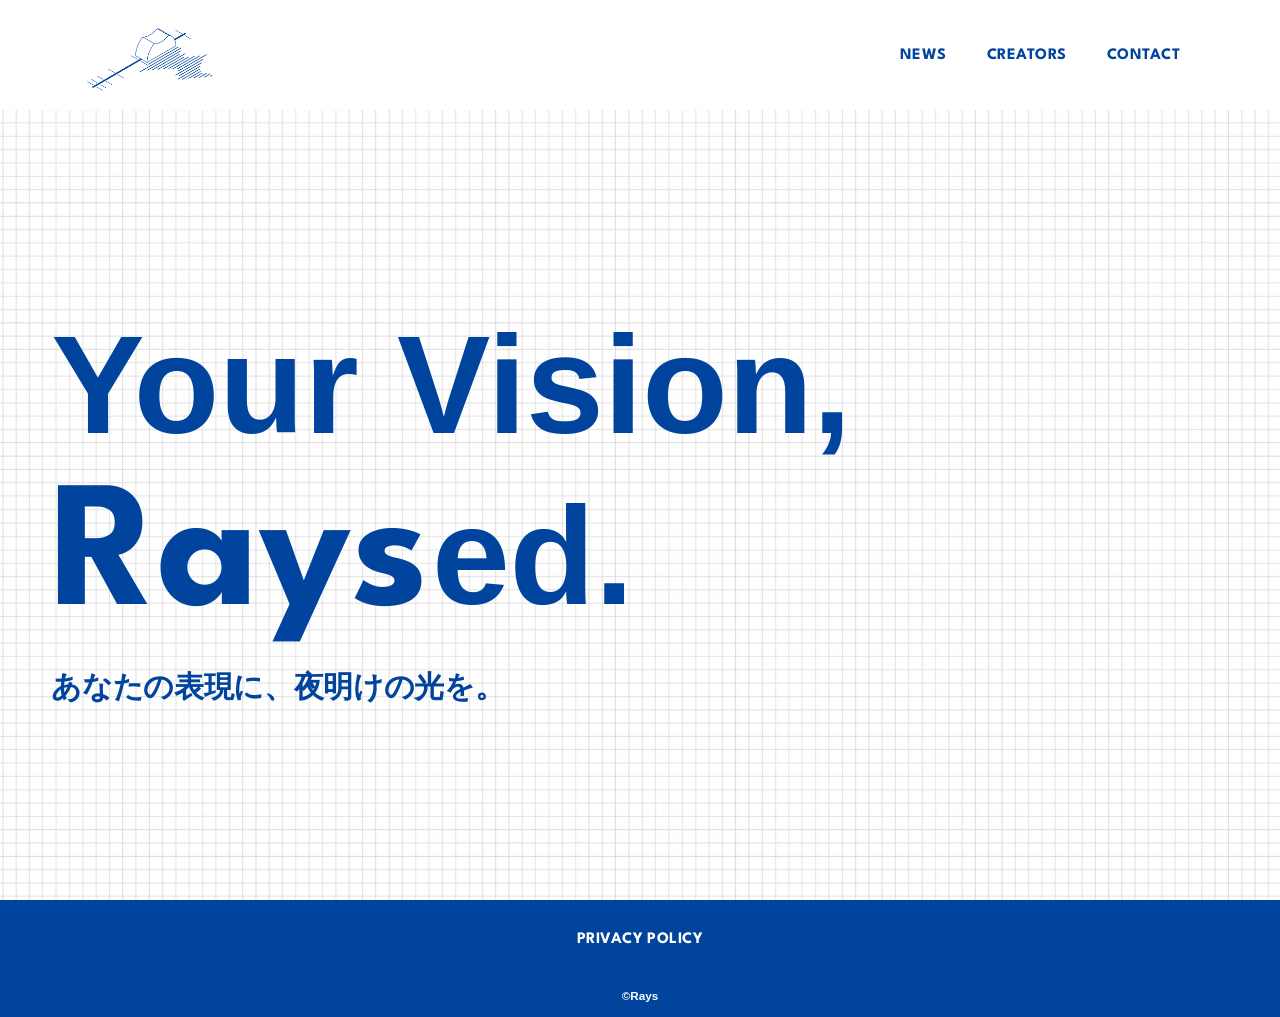
<file: index.html>
<!DOCTYPE html>
<html>

<head>
  <meta charset="UTF-8">
  <title>Rays | 福井の音楽制作・ミックス</title>
  <meta name="description" content="福井を拠点に活動するフリーランスのミキシングエンジニアチームRaysの公式サイト。歌ってみた・オリジナル楽曲向けのボーカルミックスや音楽制作を、音楽理論に基づく構造的アプローチと1音ずつ手作業で行う丁寧なエディットで提供しています。">
  <meta name="viewport" content="device-width, initial-scale=1">
  <script src="./js/toggle-menu.js"></script>
  <link href="./css/common.css" rel="stylesheet">
  <link href="./css/index.css" rel="stylesheet">
  <link rel="preconnect" href="https://fonts.googleapis.com">
  <link rel="preconnect" href="https://fonts.gstatic.com" crossorigin>
  <link href="https://fonts.googleapis.com/css2?family=League+Spartan:wght@700&display=swap" rel="stylesheet">
</head>

<body>
  <div class="pageWrap">
    <!-- headerここから -->
    <header class="header">
      <div class="header-inner">
        <h1 class="logo">
          <a class="header-logo" href="./index.html">
            <img src="./images/common/logo_Rays_Blue.png" alt="Rays">
          </a>
        </h1>
        <button class="toggle-menu-button"></button>
        <div class="header-site-menu">
          <nav class="site-menu">
            <ul>
              <!-- <li><a href="./concept.html">CONCEPT</a></li> -->
              <li><a href="./news.html">NEWS</a></li>
              <li><a href="./creators.html">CREATORS</a></li>
              <li><a href="./contact.html">CONTACT</a></li>
            </ul>
          </nav>
        </div>
      </div>
    </header>
    <!-- headerここまで -->

    <!-- mainここから -->
    <main class="main">
      <div class="first-view">
        <div class="first-view-text active">
          <p class="first-view-text01">
            <span class="block-1">Your Vision,</span>
            <span class="block-2">Rays</span>
            <span class="block-3">ed.</span>
          </p>
          <p class="first-view-text02">あなたの表現に、夜明けの光を。</p>
        </div>
        <!-- <div class="link-button-area">
          <a href="./concept.html">
            <div class="link-button-text">
              <p>MORE</p>
            </div>
            <div class="link-button-img-fader">
              <div class="link-button-img-fader01">
              <img src="./images/index/hp_Rays_fader01.svg">
              </div>
              <div class="link-button-img-fader02">
                <img src="./images/index/hp_Rays_fader02.svg">
              </div>
            </div>
          </a>
        </div>   -->
      </div>
      
    </main>
    <!-- mainここまで -->

    <!-- footerここから -->
    <footer class="footer">
      <nav class="site-menu">
        <ul>
          <li><a href="./privacy-policy.html">PRIVACY POLICY</a></li>
        </ul>
      </nav>
      <p class="copyright"><small>&copy;Rays</small></p>
    </footer>
    <!-- footerここまで -->
  </div>
</body>

</html>
</file>
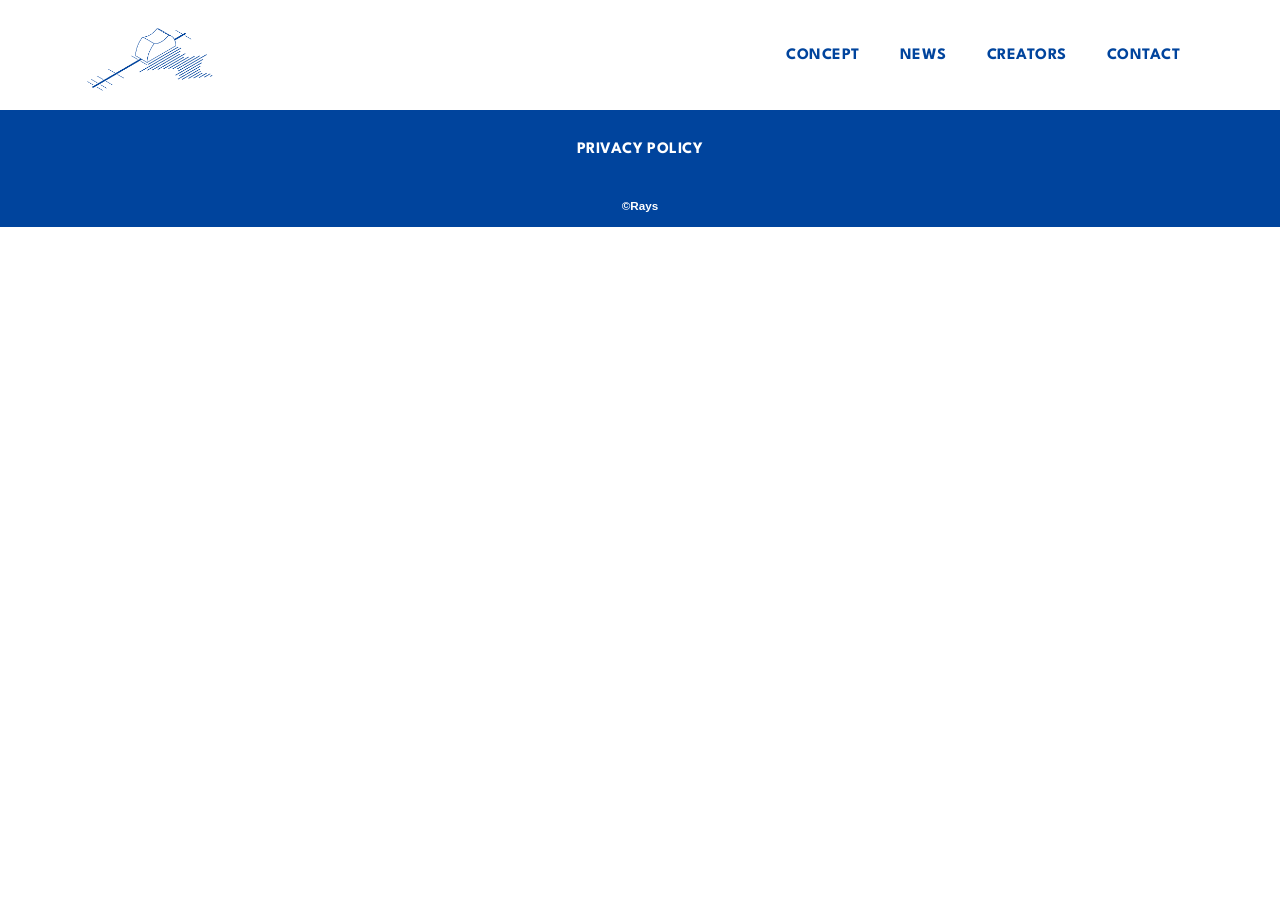
<file: common.html>
<!DOCTYPE html>
<html>

<head>
  <meta charset="UTF-8">
  <title>Rays | 福井の音楽制作・ミックス</title>
  <meta name="description" content="ページの概要文を記載します">
  <meta name="viewport" content="device-width">
  <script src="./js/toggle-menu.js"></script>
  <link href="./css/common.css" rel="stylesheet">
  <link rel="preconnect" href="https://fonts.googleapis.com">
  <link rel="preconnect" href="https://fonts.gstatic.com" crossorigin>
  <link href="https://fonts.googleapis.com/css2?family=League+Spartan:wght@700&display=swap" rel="stylesheet">
</head>

<body>
  <div class="pageWrap">
    <!-- headerここから -->
    <header class="header">
      <div class="header-inner">
        <h1 class="logo">
          <a class="header-logo" href="./index.html">
            <img src="./images/common/logo_Rays_Blue.png" alt="Rays">
          </a>
        </h1>
        <button class="toggle-menu-button"></button>
        <div class="header-site-menu">
          <nav class="site-menu">
            <ul>
              <li><a href="./concept.html">CONCEPT</a></li>
              <li><a href="./news.html">NEWS</a></li>
              <li><a href="./creators.html">CREATORS</a></li>
              <li><a href="./contact.html">CONTACT</a></li>
            </ul>
          </nav>
        </div>
      </div>
    </header>
    <!-- headerここまで -->

    <!-- mainここから -->
    <main class="main">

    </main>
    <!-- mainここまで -->

    <!-- footerここから -->
    <footer class="footer">
      <nav class="site-menu">
        <ul>
          <li><a href="./privacy-policy.html">PRIVACY POLICY</a></li>
        </ul>
      </nav>
      <p class="copyright"><small>&copy;Rays</small></p>
    </footer>
    <!-- footerここまで -->
  </div>
</body>

</html>
</file>
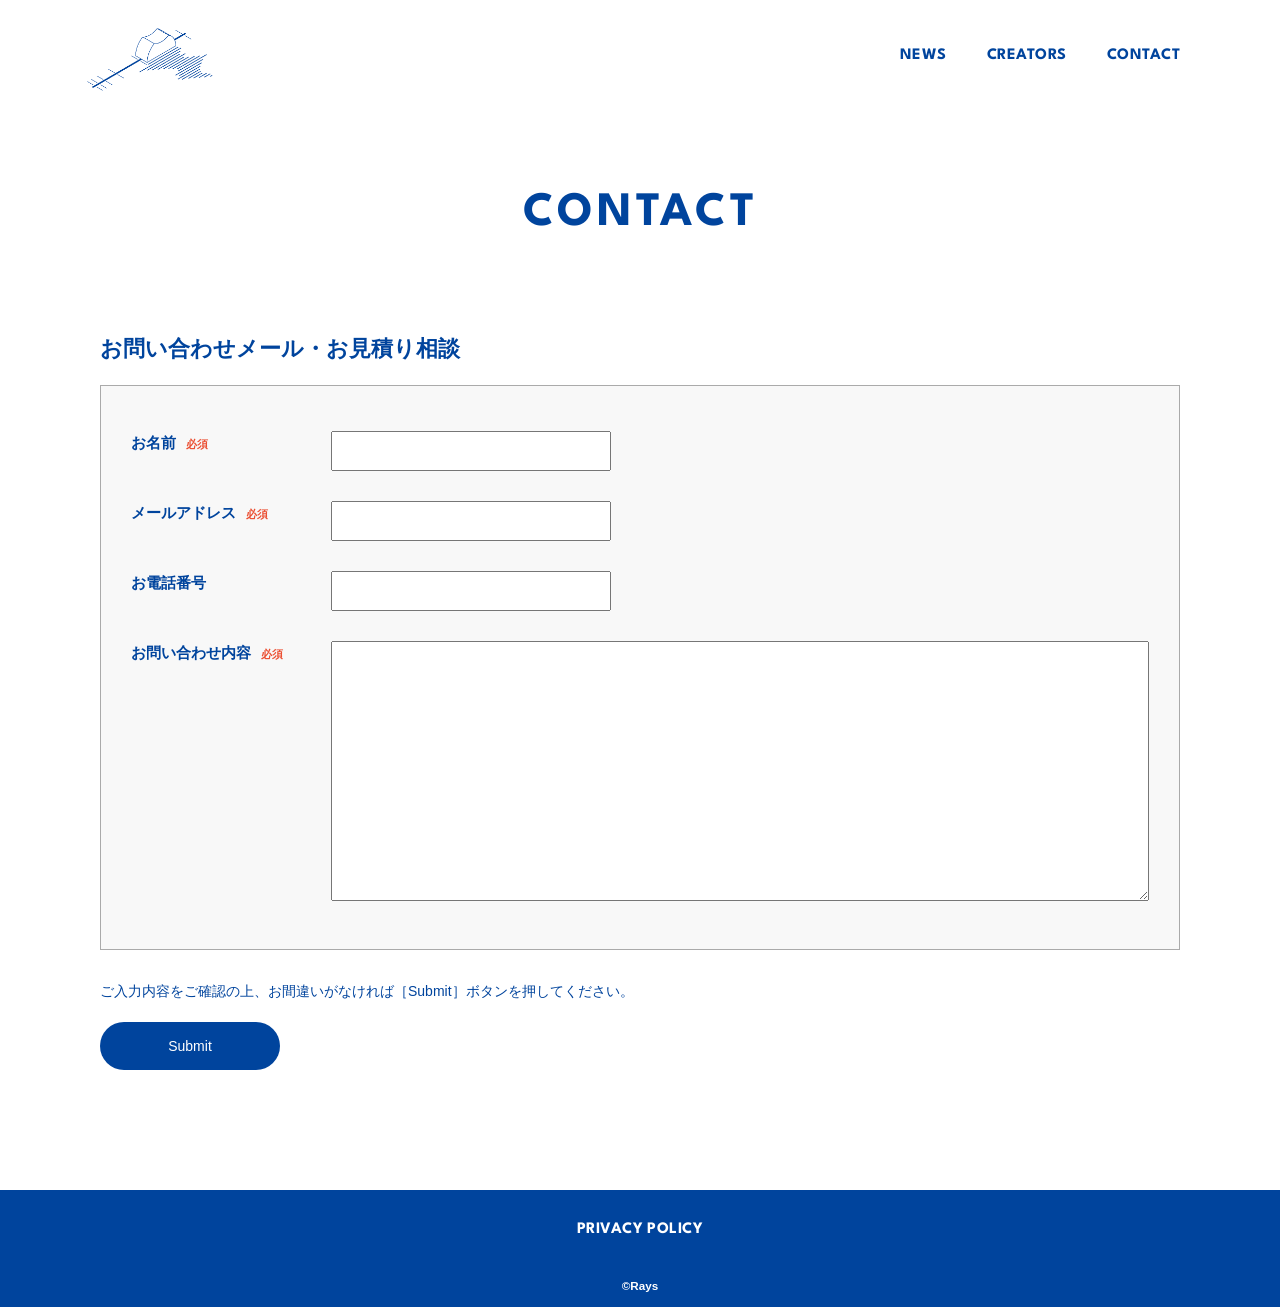
<file: contact.html>
<!DOCTYPE html>
<html>

<head>
  <meta charset="UTF-8">
  <title>Rays | 福井の音楽制作・ミックス - CONTACT</title>
  <meta name="description" content="福井を拠点に活動するミキシングエンジニアチームRaysへのお問い合わせページ。歌ってみた・オリジナル楽曲向けのボーカルミックスや音楽制作のご相談・ご依頼はこちらからお気軽にご連絡ください。">
  <meta name="viewport" content="device-width, initial-scale=1">
  <script src="./js/toggle-menu.js"></script>
  <link href="./css/common.css" rel="stylesheet">
  <link href="./css/contact.css" rel="stylesheet">
  <link rel="preconnect" href="https://fonts.googleapis.com">
  <link rel="preconnect" href="https://fonts.gstatic.com" crossorigin>
  <link href="https://fonts.googleapis.com/css2?family=League+Spartan:wght@700&display=swap" rel="stylesheet">
</head>

<body>
  <div class="pageWrap">
    <!-- headerここから -->
    <header class="header">
      <div class="header-inner">
        <h1 class="logo">
          <a class="header-logo" href="./index.html">
            <img src="./images/common/logo_Rays_Blue.png" alt="Rays">
          </a>
        </h1>
        <button class="toggle-menu-button"></button>
        <div class="header-site-menu">
          <nav class="site-menu">
            <ul>
              <!-- <li><a href="./concept.html">CONCEPT</a></li> -->
              <li><a href="./news.html">NEWS</a></li>
              <li><a href="./creators.html">CREATORS</a></li>
              <li><a href="./contact.html">CONTACT</a></li>
            </ul>
          </nav>
        </div>
      </div>
    </header>
    <!-- headerここまで -->

    <!-- mainここから -->
    <main class="main">
      <section class="section-page-top">
        <h2 class="page-title">CONTACT</h2>
      </section>
      <section class="section-mailform">
        <div class="mailform">
          <h3>お問い合わせメール・お見積り相談</h3>
          <!-- <p>お問い合わせは、下記フォームに必要事項とお問い合わせ内容のご入力をお願いします。</p> -->
          <form id="contact-form" action="#">
            <dl class="form-area">
              <dt><span class="required">お名前</span></dt>
              <dd><input class="input-text" type="text" name="name" required></dd>
              <dt><span class="required">メールアドレス</span></dt>
              <dd><input class="input-text" type="email" name="email" required></dd>
              <dt>お電話番号</dt>
              <dd><input class="input-text" type="tel" name="tel"></dd>
              <dt><span class="required">お問い合わせ内容</span></dt>
              <dd><textarea class="message" name="message" required></textarea></dd>
            </dl>
            <p class="confirm-text">ご入力内容をご確認の上、お間違いがなければ［Submit］ボタンを押してください。</p>
            <button class="submit-button" type="submit">Submit</button>
          </form>
          <script>
            document.getElementById("contact-form").addEventListener("submit", e => {
              e.preventDefault();
            
              fetch("https://script.google.com/macros/s/AKfycbw5b8C10U6T03EsMlSRLy8rtt8u7oIW4KTI5f6TENc86uF8Dt48O_YWkokelQ7qJn8s/exec", {
                method: "POST",
                body: new FormData(e.target)
              });
            });
            </script>
        </div>
      </section>
    </main>
    <!-- mainここまで -->

    <!-- footerここから -->
    <footer class="footer">
      <nav class="site-menu">
        <ul>
          <li><a href="./privacy-policy.html">PRIVACY POLICY</a></li>
        </ul>
      </nav>
      <p class="copyright"><small>&copy;Rays</small></p>
    </footer>
    <!-- footerここまで -->
  </div>
</body>

</html>
</file>
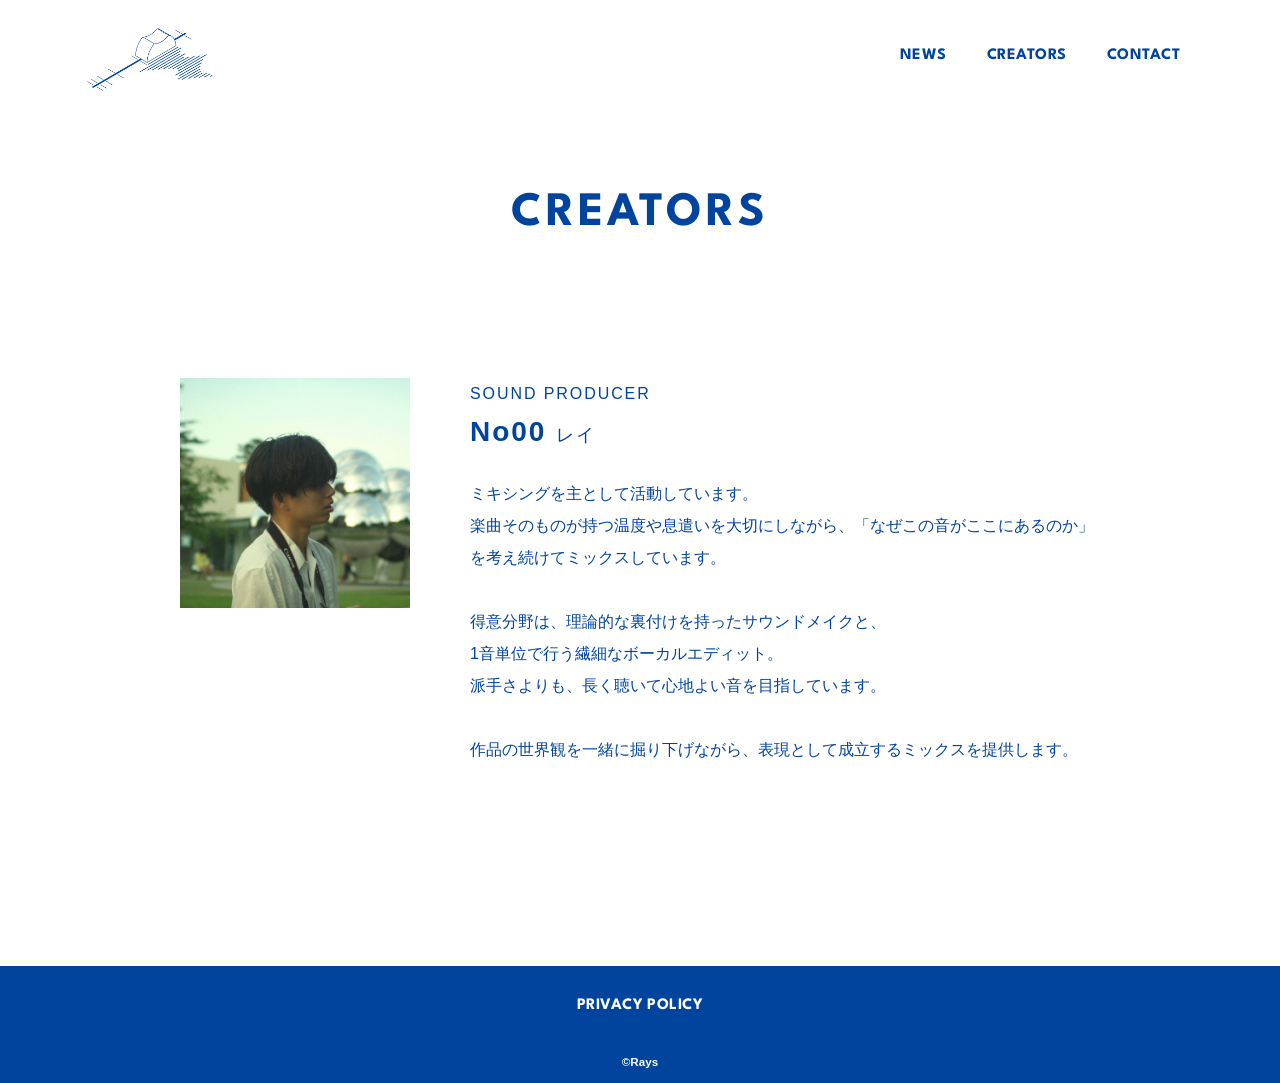
<file: creators.html>
<!DOCTYPE html>
<html>

<head>
  <meta charset="UTF-8">
  <title>Rays | 福井の音楽制作・ミックス - CREATORS</title>
  <meta name="description" content="福井を拠点に共に音楽制作・ミキシングの活動をしているチームRaysのメンバーを紹介します。">
  <meta name="viewport" content="device-width, initial-scale=1">
  <script src="./js/toggle-menu.js"></script>
  <link href="./css/common.css" rel="stylesheet">
  <link href="./css/creators.css" rel="stylesheet">
  <link rel="preconnect" href="https://fonts.googleapis.com">
  <link rel="preconnect" href="https://fonts.gstatic.com" crossorigin>
  <link href="https://fonts.googleapis.com/css2?family=League+Spartan:wght@700&display=swap" rel="stylesheet">
</head>

<body>
  <div class="pageWrap">
    <!-- headerここから -->
    <header class="header">
      <div class="header-inner">
        <h1 class="logo">
          <a class="header-logo" href="./index.html">
            <img src="./images/common/logo_Rays_Blue.png" alt="Rays">
          </a>
        </h1>
        <button class="toggle-menu-button"></button>
        <div class="header-site-menu">
          <nav class="site-menu">
            <ul>
              <!-- <li><a href="./concept.html">CONCEPT</a></li> -->
              <li><a href="./news.html">NEWS</a></li>
              <li><a href="./creators.html">CREATORS</a></li>
              <li><a href="./contact.html">CONTACT</a></li>
            </ul>
          </nav>
        </div>
      </div>
    </header>
    <!-- headerここまで -->

    <!-- mainここから -->
    <main class="main">
      <section class="section-page-top">
        <h2 class="page-title">CREATORS</h2>
      </section>
      <section class="section-profile">
        <div class="item">
          <div class="bio">
            <div class="creator-img-wrap">
              <img class="creator-img" src="./images/creators/bio_img_No00.jpg">
            </div>
            <ul class="sns">
              <li>
                <!-- SNS -->
              </li>
            </ul>
          </div>
          <div class="description">
            <div class="name">
              <p class="speciality">SOUND PRODUCER</p>
              <h3 class="name">
                <span class="name01">No00</span>
                <span class="name02">レイ</span>
              </h3>
            </div>
            <p>
              ミキシングを主として活動しています。<br>
              楽曲そのものが持つ温度や息遣いを大切にしながら、「なぜこの音がここにあるのか」を考え続けてミックスしています。<br>
              <br>
              得意分野は、理論的な裏付けを持ったサウンドメイクと、<br>
              1音単位で行う繊細なボーカルエディット。<br>
              派手さよりも、長く聴いて心地よい音を目指しています。<br>
              <br>
              作品の世界観を一緒に掘り下げながら、表現として成立するミックスを提供します。<br>
            </p>
          </div>
        </div>

      </section>
    </main>
    <!-- mainここまで -->

    <!-- footerここから -->
    <footer class="footer">
      <nav class="site-menu">
        <ul>
          <li><a href="./privacy-policy.html">PRIVACY POLICY</a></li>
        </ul>
      </nav>
      <p class="copyright"><small>&copy;Rays</small></p>
    </footer>
    <!-- footerここまで -->
  </div>
</body>

</html>
</file>
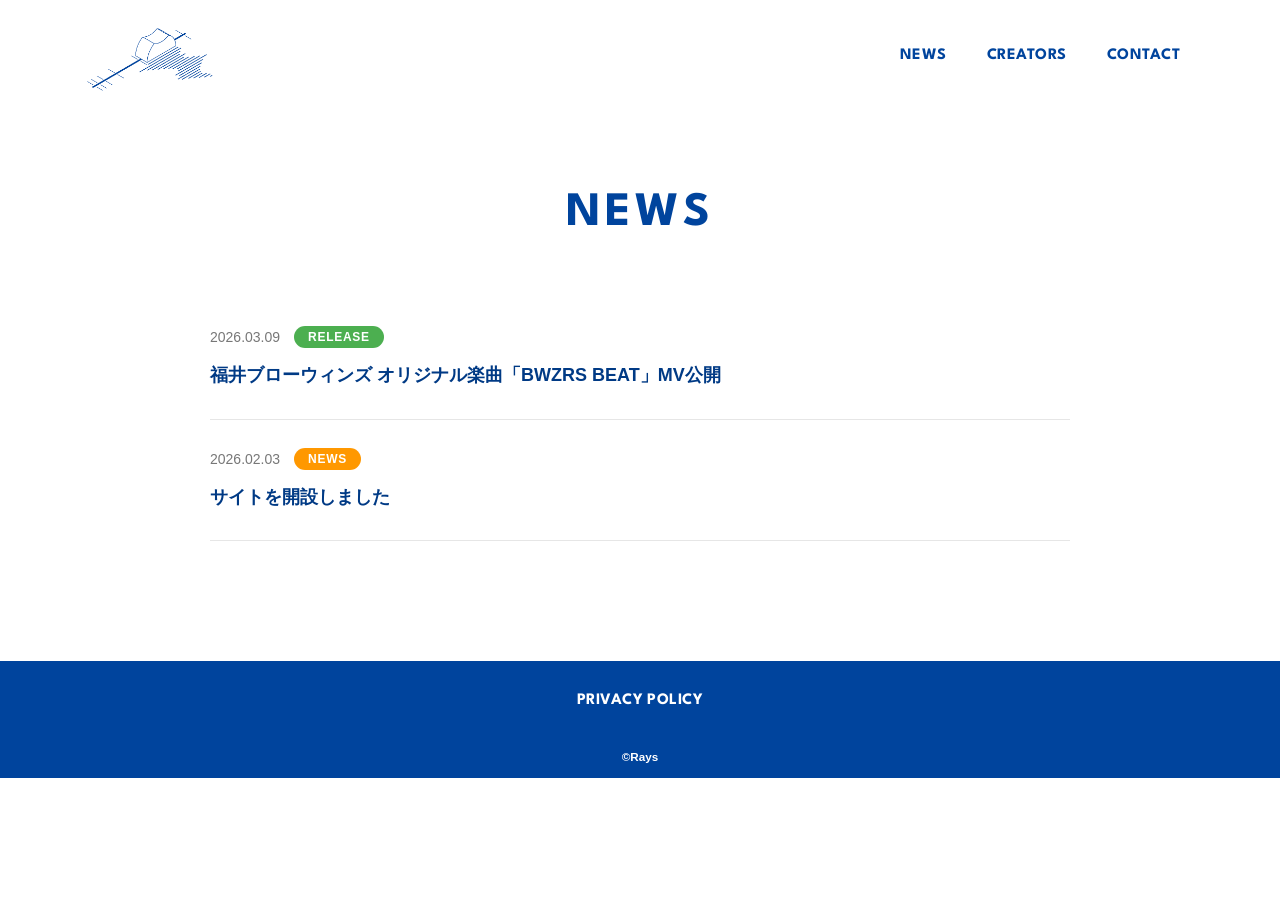
<file: news.html>
<!DOCTYPE html>
<html>

<head>
  <meta charset="UTF-8">
  <title>Rays | 福井の音楽制作・ミックス - NEWS</title>
  <meta name="description" content="福井を拠点に活動する音楽制作・ミキシングエンジニアチームRaysのお知らせページ。制作実績、活動報告、対応状況などを掲載しています。">
  <meta name="viewport" content="device-width, initial-scale=1">
  <script src="./js/toggle-menu.js"></script>
  <script src="./js/news-tag-classify.js"></script>
  <link href="./css/common.css" rel="stylesheet">
  <link href="./css/news.css" rel="stylesheet">
  <link rel="preconnect" href="https://fonts.googleapis.com">
  <link rel="preconnect" href="https://fonts.gstatic.com" crossorigin>
  <link href="https://fonts.googleapis.com/css2?family=League+Spartan:wght@700&display=swap" rel="stylesheet">
</head>

<body>
  <div class="pageWrap">
    <!-- headerここから -->
    <header class="header">
      <div class="header-inner">
        <h1 class="logo">
          <a class="header-logo" href="./index.html">
            <img src="./images/common/logo_Rays_Blue.png" alt="Rays">
          </a>
        </h1>
        <button class="toggle-menu-button"></button>
        <div class="header-site-menu">
          <nav class="site-menu">
            <ul>
              <!-- <li><a href="./concept.html">CONCEPT</a></li> -->
              <li><a href="./news.html">NEWS</a></li>
              <li><a href="./creators.html">CREATORS</a></li>
              <li><a href="./contact.html">CONTACT</a></li>
            </ul>
          </nav>
        </div>
      </div>
    </header>
    <!-- headerここまで -->

    <!-- mainここから -->
    <main class="main">
      <section class="section-page-top">
        <h2 class="page-title">NEWS</h2>
      </section>
      <section class="section-news">
        <ul class="news-list">

          <!-- <li class="news-list-item">
            <div class="news">
              <div class="news-header">
                <div class="news-date">
                  <span class="date">yyyy.mm.dd</span>
                </div>
                <div class="news-tag">
                  <span class="tag"></span>
                </div>
              </div>
              <div class="news-inner">
                <div class="news-ttl">
                  <a href="---" class="news-ttl-inner">
                    <span class="ttl-2"></span>
                  </a>
                </div>
              </div>
            </div>
          </li> -->

          <li class="news-list-item">
            <div class="news">
              <div class="news-header">
                <div class="news-date">
                  <span class="date">2026.03.09</span>
                </div>
                <div class="news-tag">
                  <span class="tag">RELEASE</span>
                </div>
              </div>
              <div class="news-inner">
                <div class="news-ttl">
                  <!-- 見出しここから -->
                  <a href="./articles/article_260309.html" class="news-ttl-inner">
                    <span class="ttl-2">福井ブローウィンズ オリジナル楽曲「BWZRS BEAT」MV公開</span>
                  </a>
                  <!-- 見出しここまで -->
                </div>
              </div>
            </div>
          </li>

          <li class="news-list-item">
            <div class="news">
              <div class="news-header">
                <div class="news-date">
                  <span class="date">2026.02.03</span>
                </div>
                <div class="news-tag">
                  <span class="tag">NEWS</span>
                </div>
              </div>
              <div class="news-inner">
                <div class="news-ttl">
                  <!-- 見出しここから -->
                  <a href="./articles/article_260203.html" class="news-ttl-inner">
                    <span class="ttl-2">サイトを開設しました</span>
                  </a>
                  <!-- 見出しここまで -->
                </div>
              </div>
            </div>
          </li>

        </ul>
      </section>
    </main>
    <!-- mainここまで -->

    <!-- footerここから -->
    <footer class="footer">
      <nav class="site-menu">
        <ul>
          <li><a href="./privacy-policy.html">PRIVACY POLICY</a></li>
        </ul>
      </nav>
      <p class="copyright"><small>&copy;Rays</small></p>
    </footer>
    <!-- footerここまで -->
  </div>
</body>

</html>
</file>
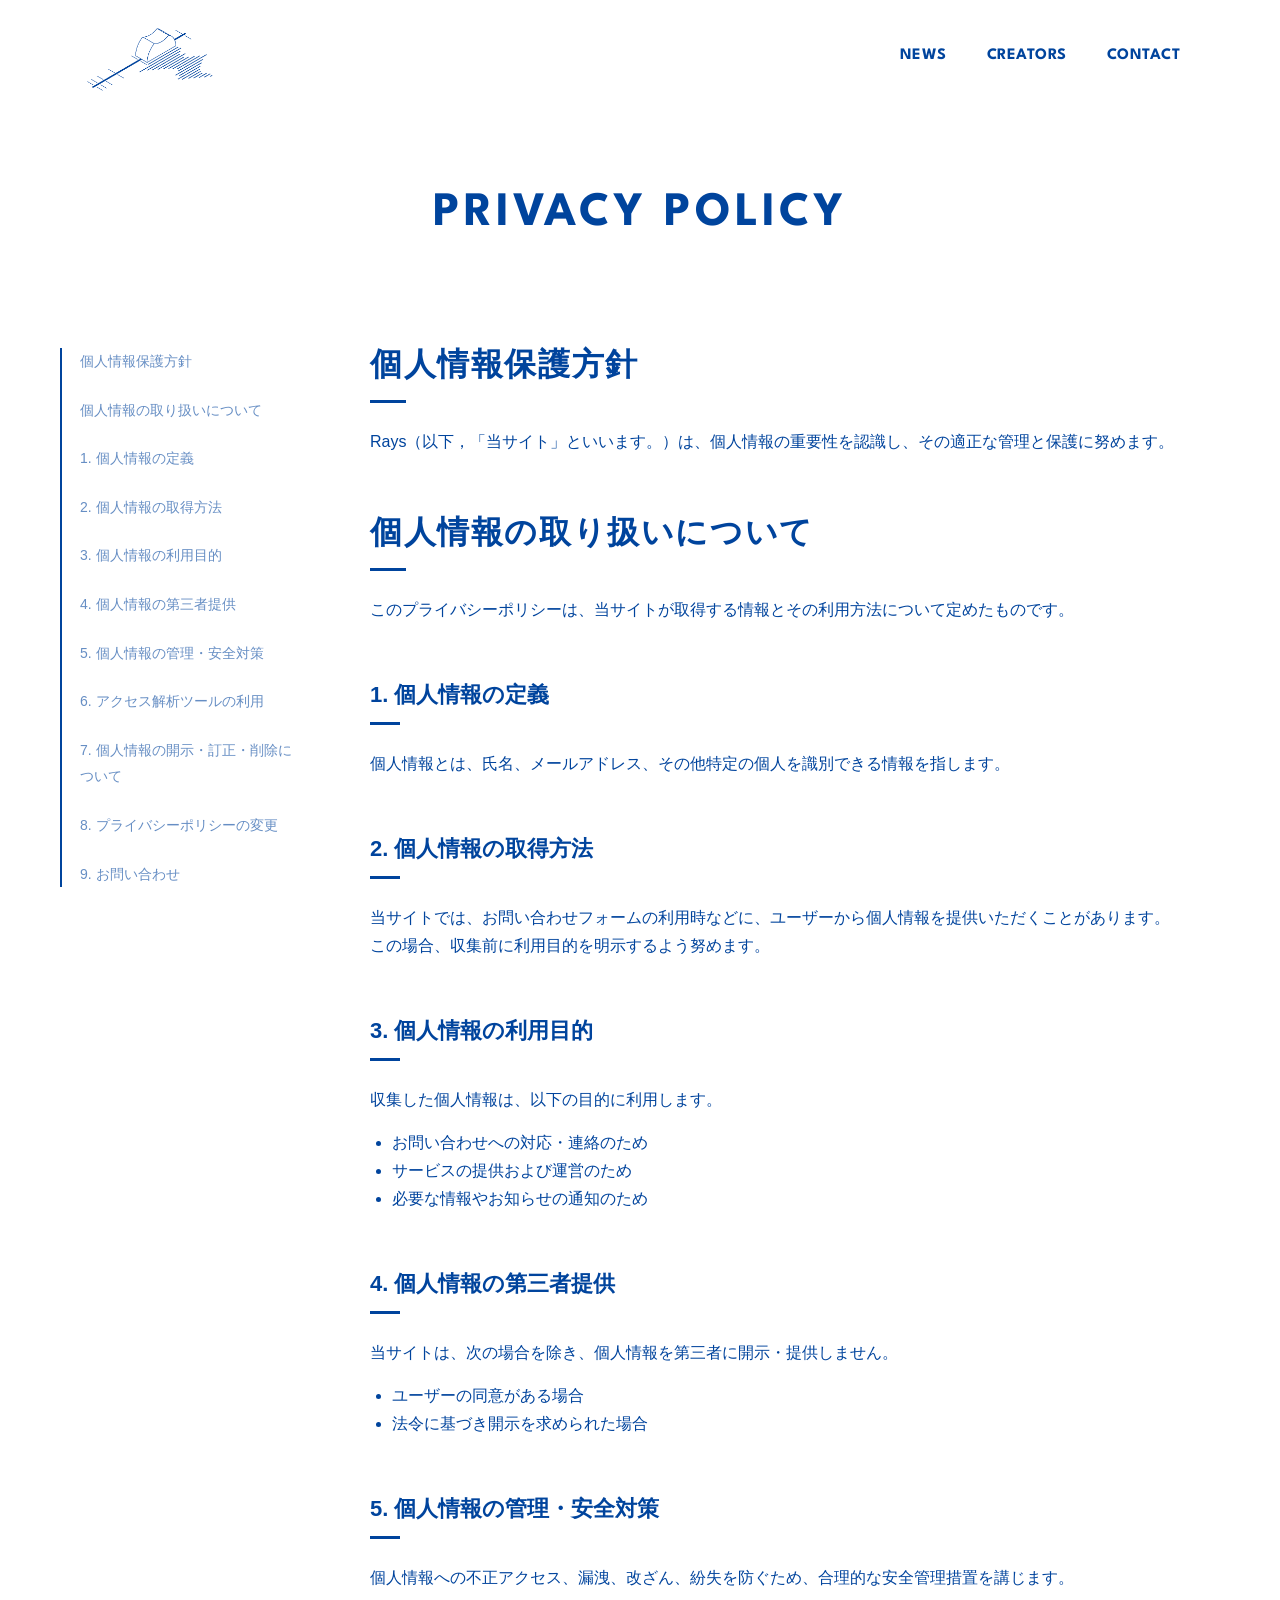
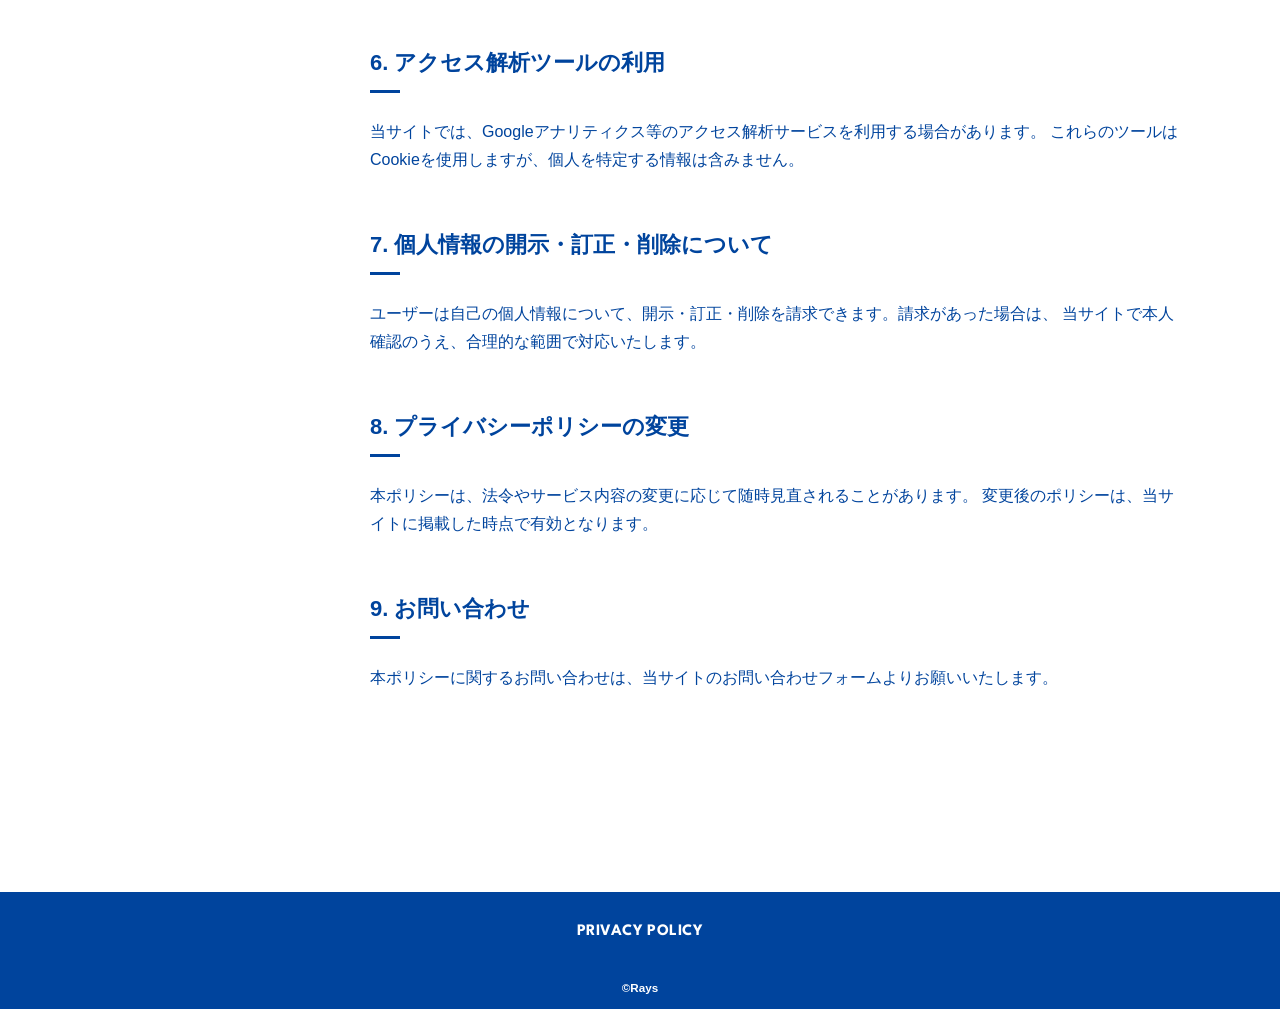
<file: privacy-policy.html>
<!DOCTYPE html>
<html>

<head>
  <meta charset="UTF-8">
  <title>Rays | 福井の音楽制作・ミックス - NEWS</title>
  <meta name="description" content="福井を拠点に活動する音楽制作・ミキシングエンジニアチームRaysのお知らせページ。制作実績、活動報告、対応状況などを掲載しています。">
  <meta name="viewport" content="device-width, initial-scale=1">
  <script src="./js/toggle-menu.js"></script>
  <script src="./js/smooth-scroll.js"></script>
  <!-- <script src="./js/scroll-animation.js"></script> -->
  <link href="./css/common.css" rel="stylesheet">
  <link href="./css/privacy-policy.css" rel="stylesheet">
  <link rel="preconnect" href="https://fonts.googleapis.com">
  <link rel="preconnect" href="https://fonts.gstatic.com" crossorigin>
  <link href="https://fonts.googleapis.com/css2?family=League+Spartan:wght@700&display=swap" rel="stylesheet">
</head>

<body>
  <div class="pageWrap">
    <!-- headerここから -->
    <header class="header">
      <div class="header-inner">
        <h1 class="logo">
          <a class="header-logo" href="./index.html">
            <img src="./images/common/logo_Rays_Blue.png" alt="Rays">
          </a>
        </h1>
        <button class="toggle-menu-button"></button>
        <div class="header-site-menu">
          <nav class="site-menu">
            <ul>
              <!-- <li><a href="./concept.html">CONCEPT</a></li> -->
              <li><a href="./news.html">NEWS</a></li>
              <li><a href="./creators.html">CREATORS</a></li>
              <li><a href="./contact.html">CONTACT</a></li>
            </ul>
          </nav>
        </div>
      </div>
    </header>
    <!-- headerここまで -->

    <!-- mainここから -->
    <main class="main">
      <section class="section-page-top">
        <h2 class="page-title">PRIVACY POLICY</h2>
      </section>
      <section class="section-privacy-policy">
        <section class="section-left-menu">
          <dl>
            <dd>
              <a href="#privacy-policy01" class>個人情報保護方針</a>
              <br>
              <a href="#privacy-policy02" class>個人情報の取り扱いについて</a>
              <br>
              <a href="#privacy-policy03" class>1. 個人情報の定義</a>
              <br>
              <a href="#privacy-policy04" class>2. 個人情報の取得方法</a>
              <br>
              <a href="#privacy-policy05" class>3. 個人情報の利用目的</a>
              <br>
              <a href="#privacy-policy06" class>4. 個人情報の第三者提供</a>
              <br>
              <a href="#privacy-policy07" class>5. 個人情報の管理・安全対策</a>
              <br>
              <a href="#privacy-policy08" class>6. アクセス解析ツールの利用</a>
              <br>
              <a href="#privacy-policy09" class>7. 個人情報の開示・訂正・削除について</a>
              <br>
              <a href="#privacy-policy10" class>8. プライバシーポリシーの変更</a>
              <br>
              <a href="#privacy-policy11" class>9. お問い合わせ</a>
              <!-- <br>
              <a href="#privacy-policy12" class></a> -->
            </dd>
          </dl>
        </section>
        <div class="privacy-policy-content">
          <section id="privacy-policy01" class="section">
            <div class="section_inner_wrap scroll_down_wrap">
              <h2>個人情報保護方針</h2>
              <article>Rays（以下，「当サイト」といいます。）は、個人情報の重要性を認識し、その適正な管理と保護に努めます。</article>
            </div>
          </section>
          <section id="privacy-policy02" class="section">
            <div class="section_inner_wrap scroll_down_wrap">
              <h2>個人情報の取り扱いについて</h2>
              <article>このプライバシーポリシーは、当サイトが取得する情報とその利用方法について定めたものです。</article>
            </div>
          </section>
          <section id="privacy-policy03" class="section">
            <div class="section_inner_wrap scroll_down_wrap">
              <h3>1. 個人情報の定義</h3>
              <article>個人情報とは、氏名、メールアドレス、その他特定の個人を識別できる情報を指します。</article>
            </div>
          </section>
          <section id="privacy-policy04" class="section">
            <div class="section_inner_wrap scroll_down_wrap">
              <h3>2. 個人情報の取得方法</h3>
              <article>当サイトでは、お問い合わせフォームの利用時などに、ユーザーから個人情報を提供いただくことがあります。
                この場合、収集前に利用目的を明示するよう努めます。</article>
            </div>
          </section>
          <section id="privacy-policy05" class="section">
            <div class="section_inner_wrap scroll_down_wrap">
              <h3>3. 個人情報の利用目的</h3>
              <article>
                収集した個人情報は、以下の目的に利用します。
                <ul>
                  <li>お問い合わせへの対応・連絡のため</li>
                  <li>サービスの提供および運営のため</li>
                  <li>必要な情報やお知らせの通知のため</li>
                </ul>
              </article>
            </div>
          </section>
          <section id="privacy-policy06" class="section">
            <div class="section_inner_wrap scroll_down_wrap">
              <h3>4. 個人情報の第三者提供</h3>
              <article>
                当サイトは、次の場合を除き、個人情報を第三者に開示・提供しません。
                <ul>
                  <li>ユーザーの同意がある場合</li>
                  <li>法令に基づき開示を求められた場合</li>
                </ul>
              </article>
            </div>
          </section>
          <section id="privacy-policy07" class="section">
            <div class="section_inner_wrap scroll_down_wrap">
              <h3>5. 個人情報の管理・安全対策</h3>
              <article>個人情報への不正アクセス、漏洩、改ざん、紛失を防ぐため、合理的な安全管理措置を講じます。</article>
            </div>
          </section>
          <section id="privacy-policy08" class="section">
            <div class="section_inner_wrap scroll_down_wrap">
              <h3>6. アクセス解析ツールの利用</h3>
              <article>当サイトでは、Googleアナリティクス等のアクセス解析サービスを利用する場合があります。
                これらのツールはCookieを使用しますが、個人を特定する情報は含みません。</article>
            </div>
          </section>
          <section id="privacy-policy09" class="section">
            <div class="section_inner_wrap scroll_down_wrap">
              <h3>7. 個人情報の開示・訂正・削除について</h3>
              <article>ユーザーは自己の個人情報について、開示・訂正・削除を請求できます。請求があった場合は、
                当サイトで本人確認のうえ、合理的な範囲で対応いたします。</article>
            </div>
          </section>
          <section id="privacy-policy10" class="section">
            <div class="section_inner_wrap scroll_down_wrap">
              <h3>8. プライバシーポリシーの変更</h3>
              <article>本ポリシーは、法令やサービス内容の変更に応じて随時見直されることがあります。
                変更後のポリシーは、当サイトに掲載した時点で有効となります。</article>
            </div>
          </section>
          <section id="privacy-policy11" class="section">
            <div class="section_inner_wrap scroll_down_wrap">
              <h3>9. お問い合わせ</h3>
              <article>本ポリシーに関するお問い合わせは、当サイトのお問い合わせフォームよりお願いいたします。</article>
            </div>
          </section>
          <!-- <section id="privacy-policy12" class="section">
            <div class="section_inner_wrap scroll_down_wrap">
              <h2></h2>
              <article></article>
            </div>
          </section> -->
        </div>
      </section>
    </main>
    <!-- mainここまで -->

    <!-- footerここから -->
    <footer class="footer">
      <nav class="site-menu">
        <ul>
          <li><a href="./privacy-policy.html">PRIVACY POLICY</a></li>
        </ul>
      </nav>
      <p class="copyright"><small>&copy;Rays</small></p>
    </footer>
    <!-- footerここまで -->
  </div>
</body>

</html>
</file>
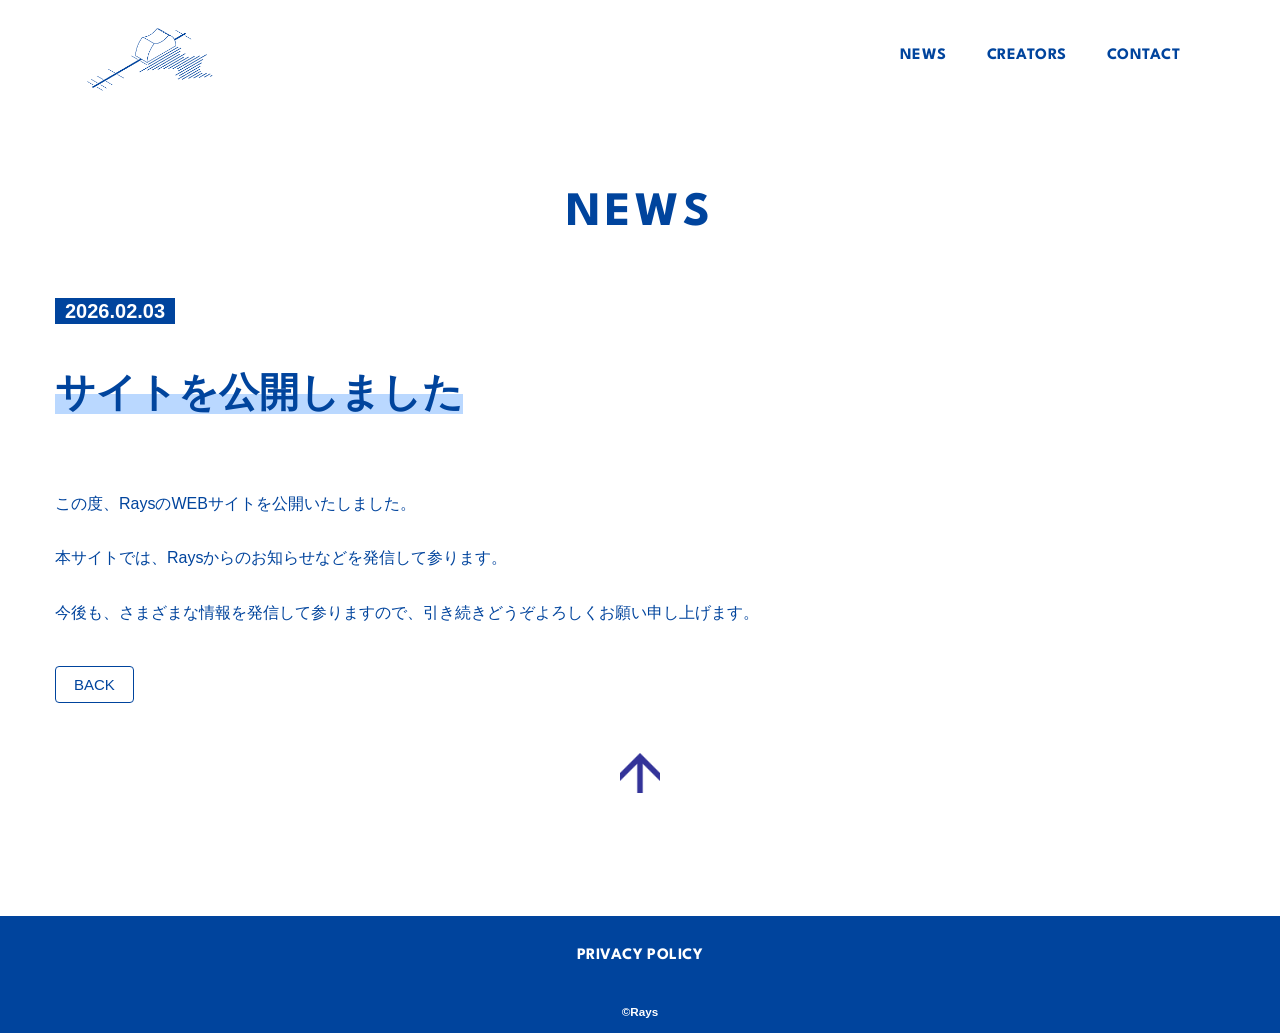
<file: articles/article_260203.html>
<!DOCTYPE html>
<html>

<head>
  <meta charset="UTF-8">
  <title>Rays | 福井の音楽制作・ミックス - NEWS</title>
  <meta name="description" content="福井を拠点に活動する音楽制作・ミキシングエンジニアチームRaysのお知らせページ。制作実績、活動報告、対応状況などを掲載しています。">
  <meta name="viewport" content="device-width, initial-scale=1">
  <script src="../js/toggle-menu.js"></script>
  <script src="../js/news-tag-classify.js"></script>
  <link href="../css/common.css" rel="stylesheet">
  <link href="../css/articles.css" rel="stylesheet">
  <link rel="preconnect" href="https://fonts.googleapis.com">
  <link rel="preconnect" href="https://fonts.gstatic.com" crossorigin>
  <link href="https://fonts.googleapis.com/css2?family=League+Spartan:wght@700&display=swap" rel="stylesheet">
</head>

<body>
  <div class="pageWrap">
    <!-- headerここから -->
    <header class="header">
      <div class="header-inner">
        <h1 class="logo">
          <a class="header-logo" href="../index.html">
            <img src="../images/common/logo_Rays_Blue.png" alt="Rays">
          </a>
        </h1>
        <button class="toggle-menu-button"></button>
        <div class="header-site-menu">
          <nav class="site-menu">
            <ul>
              <!-- <li><a href="../concept.html">CONCEPT</a></li> -->
              <li><a href="../news.html">NEWS</a></li>
              <li><a href="../creators.html">CREATORS</a></li>
              <li><a href="../contact.html">CONTACT</a></li>
            </ul>
          </nav>
        </div>
      </div>
    </header>
    <!-- headerここまで -->

    <!-- mainここから -->
    <main class="main">
      <section class="section-page-top">
        <h2 class="page-title">NEWS</h2>
      </section>
      <section class="section-article">
        <h2 class="article-date">
          <!-- ここに日付を入力(yyyy.mm.dd) -->
          2026.02.03
        </h2>
        <br>
        <h3>
          <!-- ここに記事タイトルを入力 -->
          <span class="marker">サイトを公開しました</span>
        </h3>
        <p>
          <!-- ここに記事の本文を入力 -->
          この度、RaysのWEBサイトを公開いたしました。<br><br>
          本サイトでは、Raysからのお知らせなどを発信して参ります。<br><br>
          今後も、さまざまな情報を発信して参りますので、引き続きどうぞよろしくお願い申し上げます。<br>

        </p>
        <div class="section-back-button">
          <a href="../news.html">BACK</a>
        </div>
        <div class="section-bottom-scroll">
          <a href="#">
            <img src="../images/articles/allow.png">
          </a>
        </div>
      </section>
    </main>
    <!-- mainここまで -->

    <!-- footerここから -->
    <footer class="footer">
      <nav class="site-menu">
        <ul>
          <li><a href="../privacy-policy.html">PRIVACY POLICY</a></li>
        </ul>
      </nav>
      <p class="copyright"><small>&copy;Rays</small></p>
    </footer>
    <!-- footerここまで -->
  </div>
</body>

</html>
</file>
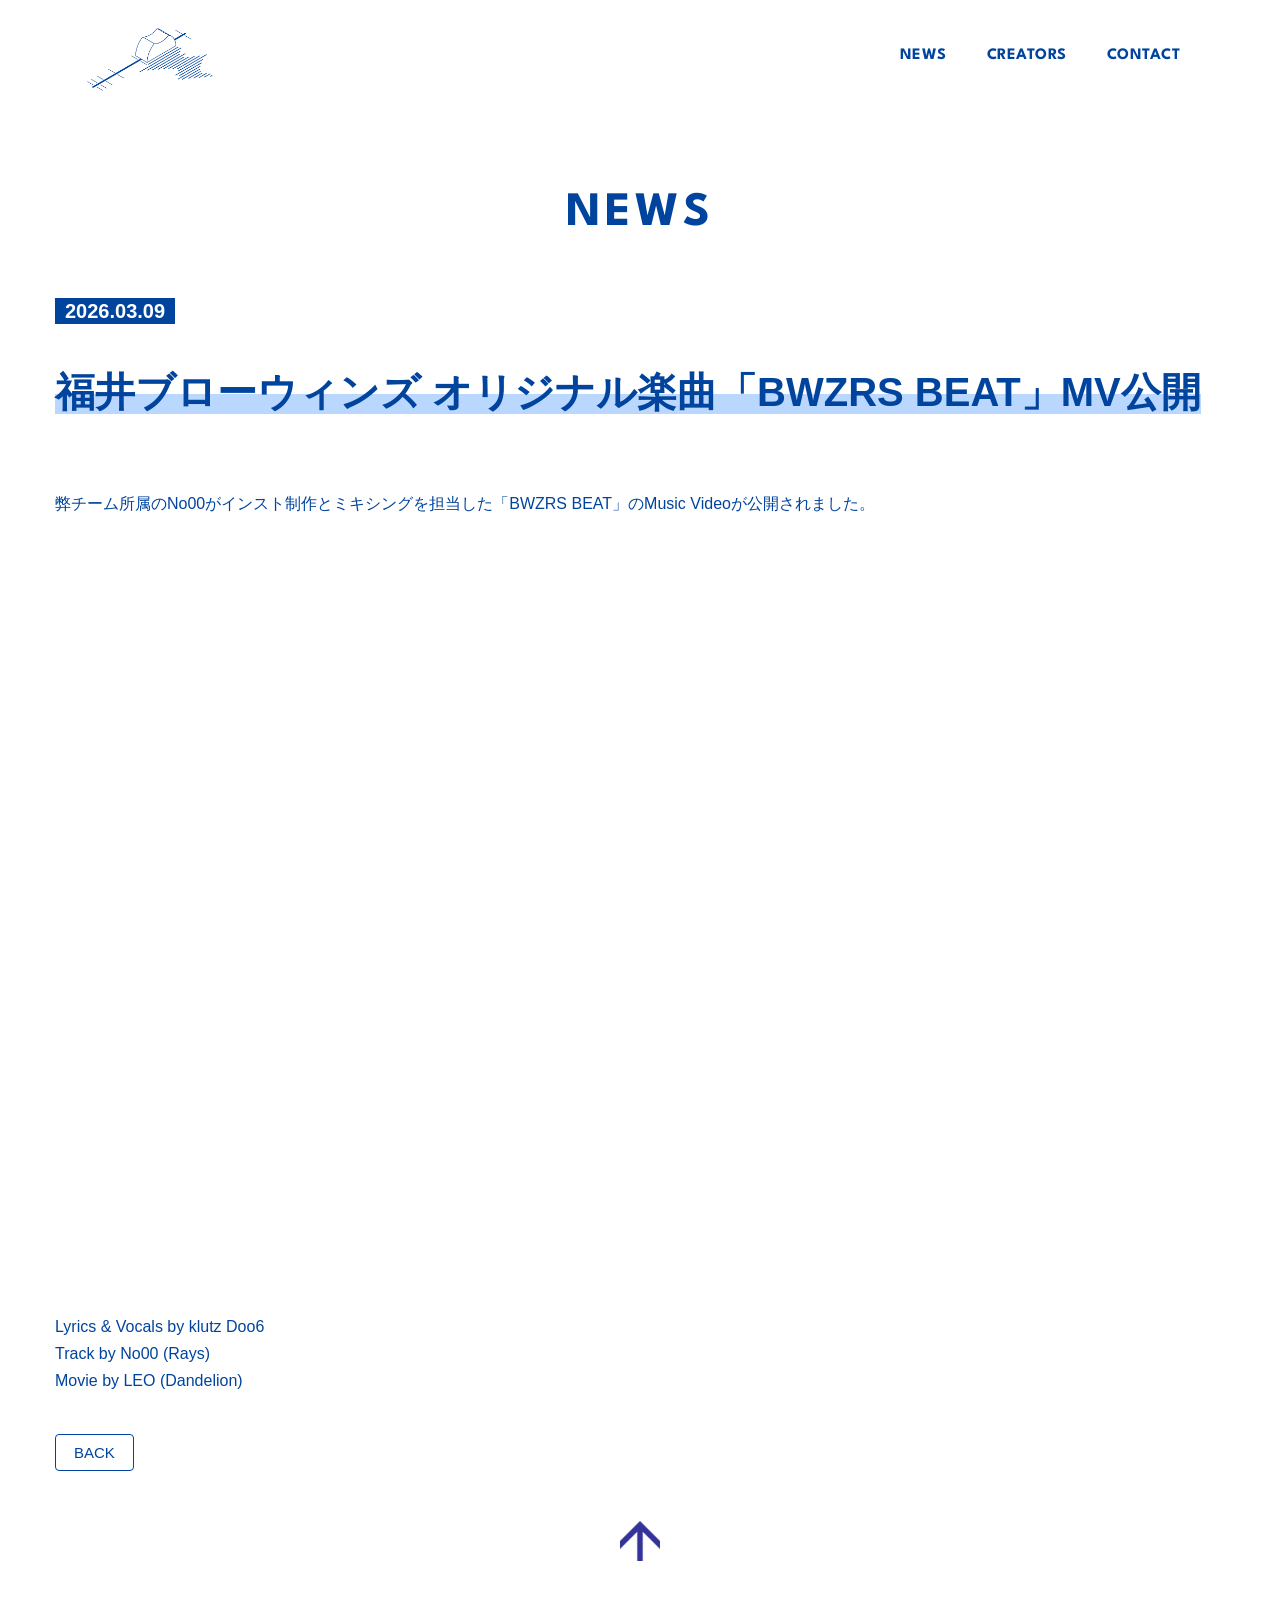
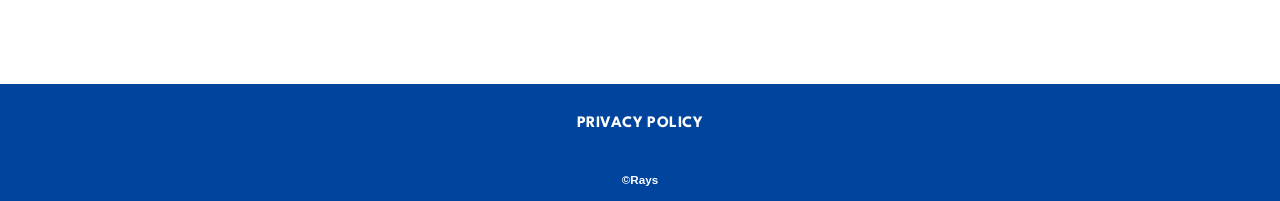
<file: articles/article_260309.html>
<!DOCTYPE html>
<html>

<head>
  <meta charset="UTF-8">
  <title>Rays | 福井の音楽制作・ミックス - NEWS</title>
  <meta name="description" content="福井を拠点に活動する音楽制作・ミキシングエンジニアチームRaysのお知らせページ。制作実績、活動報告、対応状況などを掲載しています。">
  <meta name="viewport" content="device-width, initial-scale=1">
  <script src="../js/toggle-menu.js"></script>
  <script src="../js/news-tag-classify.js"></script>
  <link href="../css/common.css" rel="stylesheet">
  <link href="../css/articles.css" rel="stylesheet">
  <link rel="preconnect" href="https://fonts.googleapis.com">
  <link rel="preconnect" href="https://fonts.gstatic.com" crossorigin>
  <link href="https://fonts.googleapis.com/css2?family=League+Spartan:wght@700&display=swap" rel="stylesheet">
</head>

<body>
  <div class="pageWrap">
    <!-- headerここから -->
    <header class="header">
      <div class="header-inner">
        <h1 class="logo">
          <a class="header-logo" href="../index.html">
            <img src="../images/common/logo_Rays_Blue.png" alt="Rays">
          </a>
        </h1>
        <button class="toggle-menu-button"></button>
        <div class="header-site-menu">
          <nav class="site-menu">
            <ul>
              <!-- <li><a href="../concept.html">CONCEPT</a></li> -->
              <li><a href="../news.html">NEWS</a></li>
              <li><a href="../creators.html">CREATORS</a></li>
              <li><a href="../contact.html">CONTACT</a></li>
            </ul>
          </nav>
        </div>
      </div>
    </header>
    <!-- headerここまで -->

    <!-- mainここから -->
    <main class="main">
      <section class="section-page-top">
        <h2 class="page-title">NEWS</h2>
      </section>
      <section class="section-article">
        <h2 class="article-date">
          <!-- ここに日付を入力(yyyy.mm.dd) -->
          2026.03.09
        </h2>
        <br>
        <h3>
          <!-- ここに記事タイトルを入力 -->
          <span class="marker">福井ブローウィンズ オリジナル楽曲「BWZRS BEAT」MV公開</span>
        </h3>
        <p>
          <!-- ここに記事の本文を入力 -->
          弊チーム所属のNo00がインスト制作とミキシングを担当した「BWZRS BEAT」のMusic Videoが公開されました。<br>
        </p>
        
        <div class="youtube">
          <iframe
            src="https://www.youtube.com/embed/3FbL3877TlM"
            title="YouTube video player"
            frameborder="0"
            allow="accelerometer; autoplay; clipboard-write; encrypted-media; gyroscope; picture-in-picture; web-share"
            allowfullscreen>
          </iframe>
        </div>

        <p>
          
          Lyrics & Vocals by klutz Doo6<br>
          Track by No00 (Rays)<br>
          Movie by LEO (Dandelion)<br>

        </p>
        <div class="section-back-button">
          <a href="../news.html">BACK</a>
        </div>
        <div class="section-bottom-scroll">
          <a href="#">
            <img src="../images/articles/allow.png">
          </a>
        </div>
      </section>
    </main>
    <!-- mainここまで -->

    <!-- footerここから -->
    <footer class="footer">
      <nav class="site-menu">
        <ul>
          <li><a href="../privacy-policy.html">PRIVACY POLICY</a></li>
        </ul>
      </nav>
      <p class="copyright"><small>&copy;Rays</small></p>
    </footer>
    <!-- footerここまで -->
  </div>
</body>

</html>
</file>
<file: css/common.css>
@charset "utf-8";

*,
::before,
::after {
  padding: 0;
  margin: 0;
  box-sizing: border-box;
}

ul,
ol {
  list-style: none;
}

a {
  color: inherit;
  text-decoration: none;
}

body {
  font-family: "San Francisco", Sans-Serif;
  font-size: 16px;
  color: #00449d;
  line-height: 1;
  background-color: #ffffff;
}

img {
  max-width: 100%;
}

.header {
  position: fixed;
  top: 0;
  left: 0;
  right: 0;
  background-color: #ffffff;
  height: 110px;
  z-index: 10;
  /* box-shadow: 0 3px 6px rgba(0, 0, 0, 0.1); */
}

.header-inner {
  max-width: 1200px;
  height: 110px;
  margin-left: auto;
  margin-right: auto;
  padding-left: 40px;
  padding-right: 40px;
  display: flex;
  justify-content: space-between;
  align-items: center;
}

.header-inner a:hover {
  opacity: 0.6;
  transition-duration: 0.3s;
}

.toggle-menu-button {
  display: none;
}

.header-logo {
  display: block;
  width: 150px;
}

.site-menu ul {
  display: flex;
}

.site-menu ul li {
  margin-left: 20px;
  margin-right: 20px;
}

.site-menu ul li a {
  font-family: "League Spartan", sans-serif;
  font-weight: bold;
  letter-spacing: 0.03em;
}

.main {
  padding-top: 110px;
}

.footer {
  color: #ffffff;
  background-color: #00449d;
  padding-top: 30px;
  padding-bottom: 15px;
  display: flex;
  flex-direction: column;
  align-items: center;
}

/* .footer-logo {
  display: block;
  width: 235px;
  margin-top: 90px;
} */

.copyright {
  font-size: 14px;
  font-weight: bold;
  margin-top: 40px;
}

@media (max-width: 800px) {
  .site-menu ul {
    display: block;
    text-align: center;
  }

  .site-menu li {
    margin-top: 20px;
  }

  .header {
    position: fixed;
    top: 0;
    left: 0;
    right: 0;
    background-color: #ffffff;
    width: 100vw;
    height: 50px;
    z-index: 10;
    /* box-shadow: 0 3px 6px rgba(0, 0, 0, 0.1); */
  }

  .header-inner {
    padding-left: 20px;
    padding-right: 20px;
    height: 100%;
    position: relative;
  }

  .header-logo {
    width: 80px;
  }

  .header-site-menu {
    position: absolute;
    top: 100%;
    left: 0;
    right: 0;
    color: #ffffff;
    background-color: #2d5cad;
    padding-top: 30px;
    padding-bottom: 50px;
    display: none;
  }

  .header-site-menu.is-show {
    display: block;
  }

  .toggle-menu-button {
    display: block;
    width: 44px;
    height: 34px;
    background-image: url(../images/common/icon-menu.png);
    background-size: 50%;
    background-position: center;
    background-repeat: no-repeat;
    background-color: transparent;
    border: none;
    border-radius: 0;
    outline: none;
  }

  .main {
    padding-top: 50px;
  }

  .copyright {
    margin-top: 50px;
  }
}
</file>
<file: css/index.css>
@charset "utf-8";

/* =========================
   FIRST VIEW
========================= */

.first-view {
  height: calc(100vh - 110px);
  background-image: url(../images/index/bg-grid.jpg);
  background-repeat: no-repeat;
  background-position: center center;
  background-size: cover;
  display: flex;
  align-items: center;
  padding: 0 4vw;
  background-color: #ffffff;
  position: relative;
}

/* メッセージ全体 */
.first-view-text {
  font-weight: 700;
  line-height: 1.1;
  letter-spacing: -0.02em;
  color: #00449d;
}

/* 1行目 */
.block-1 {
  display: block;
  font-size: 140px;
  width: 100%;
}

/* 2行目（一番強調） */
.block-2 {
  display: inline;
  font-size: 180px;
  font-family: 'League Spartan', sans-serif;
}

/* 3行目 */
.block-3 {
  display: inline;
  font-size: 140px;
}

.first-view-text02 {
  font-size: 30px;
  padding-top: 10px;
  opacity: 0;
  animation-name: fadein;
  animation-duration: 0.7s;
  animation-timing-function: ease-out;
  animation-fill-mode: forwards;
  animation-delay: 0.7s;
}

.first-view-text{
  position: relative; color: transparent;
  &::before{
    content: ""; position: absolute; z-index: 1; top: 0%; right: 100%; bottom: 0%; left: 0%;
    background : #00449d;
  }
  &.active{
    animation-name: kf_first-view-text_a;
    animation-duration: 0s;
    animation-delay: 0.6s;
    animation-fill-mode: forwards;
    &::before{
      animation-name: kf_first-view-text_b;
      animation-duration: 1.2s;
      animation-fill-mode: forwards;
    }
  }
}
@keyframes kf_first-view-text_a {
  100%{
    color: inherit;
  }
}
@keyframes kf_first-view-text_b {
  50%{
    left: 0%; right: 0%;
  }
  100%{
    left: 100%; right: 0%;
  }
}

/* =========================
   MORE ボタン
========================= */

.link-button-area {
  width: 600px;
  position: absolute;
  bottom: 50px;
  right: 30px;
  opacity: 0;
  animation-name: fadein;
  animation-duration: 1s;
  animation-timing-function: ease-out;
  animation-fill-mode: forwards;
  animation-delay: 2s;
}

@keyframes fadein {
  0% {
     opacity: 0;
     transform: translateY(10px);
  }
  100% {
     opacity: 1;
     transform: translateY(0px);
  }
}

/* クリック領域 */
.link-button-area a {
  display: flex;              /* 横並び */
  align-items: center;        /* 縦中央 */
  height: 100%;
}

/* MORE */
.link-button-text {
  width: 17%;
  font-size: 30px;
  letter-spacing: 0.1em;
  color: #00449d;
  margin-right: 3%;
}

/* 右側フェーダー（縦並び） */
.link-button-img-fader {
  display: flex;
  flex-direction: column;     /* 上下 */
  justify-content: center;
}

.link-button-img-fader img {
  display: block;
}

.link-button-img-fader01 {
  width: 18%;
  position: relative;
  left: 5%;
  padding-bottom: 2px;
}

.link-button-img-fader02 {
  width: 100%;
}

.link-button-area a {
  transition-duration: 0.3s;
}

.link-button-area a:hover {
  opacity: 0.6;
  transition-duration: 0.3s;
}

.link-button-area a .link-button-img-fader01 {
  transition-duration: 0.3s;
}

.link-button-area a:hover .link-button-img-fader01 {
  transform: translateX(400%);
  transition: transform 0.7s ease;
}



/* =========================
   RESPONSIVE
========================= */
@media (max-width: 800px) {
  .first-view {
    width: 100vw;
  }

  .first-view-text {
    position: absolute;
    top: 10%;
  }

  /* 1行目 */
  .block-1 {
    font-size: 18vw;
  }

  /* 2行目（一番強調） */
  .block-2 {
    font-size: 23vw;
  }

  /* 3行目 */
  .block-3 {
    font-size: 18vw;
  }

  .first-view-text02 {
    font-size: 5vw;
    padding-top: 2vw;
  }

  .link-button-area {
    width: 250px;
    position: absolute;
    bottom: 15px;
    left: 15px;
  }

  .link-button-text {
    font-size: 12px;
  }
}
</file>
<file: css/contact.css>
@charset "utf-8";

/* =========================
   PAGE LAYOUT
========================= */
.main {
  padding-bottom: 120px;
}

.page-title,
.mailform {
  max-width: 1200px;
  margin-left: auto;
  margin-right: auto;
}

/* =========================
   PAGE TITLE
========================= */

.section-page-top {
  padding: 80px 20px 60px;
  text-align: center;
}

.page-title {
  font-family: 'League Spartan', sans-serif;
  font-size: 48px;
  letter-spacing: 0.08em;
}

/* =========================
   FORM WRAPPER
========================= */
.mailform h3 {
  font-size: 22px;
  margin-bottom: 12px;
  width: 930px;
  max-width: 90%;
  margin-right: auto;
}

.mailform {
  padding-left: 60px;
  padding-right: 60px;
  margin-top: 40px;
}

.form-area {
  background-color: #f8f8f8;
  border: 1px solid #aaaaaa;
  margin-top: 25px;
  padding: 30px;
  display: flex;
  flex-wrap: wrap;
}

.form-area dt {
  width: 200px;
  padding: 15px 0;
  font-size: 15px;
  font-weight: bold;
  line-height: 24px;
}

.form-area dt .required::after {
  content: '必須';
  font-size: 11px;
  color: #eb4f32;
  margin-left: 10px;
}

.form-area dd {
  width: calc(100% - 200px);
  padding: 15px 0;
}

.input-text {
  width: 100%;
  max-width: 280px;
  height: 40px;
  padding-left: 10px;
  padding-right: 10px;
}

.select-box {
  width: 200px;
  height: 40px;
}

.radio-button {
  display: block;
  margin-top: 20px;
}

.radio-button:first-child {
  margin-top: 0;
}

.radio-button input {
  margin-right: 8px;
}

.message {
  width: 100%;
  height: 260px;
  padding: 10px;
  line-height: 1.5;
}

.confirm-text {
  font-size: 14px;
  line-height: 22px;
  margin-top: 30px;
}

.submit-button {
  background-color: #00449d;
  color: #ffffff;
  display: inline-block;
  min-width: 180px;
  line-height: 48px;
  border-radius: 24px;
  font-family: 'Montserrat', sans-serif;
  font-size: 14px;
  text-align: center;
  margin-top: 20px;
  cursor: pointer;
  border: none;
}

.submit-button:hover {
  background-color: #00449d;
}

@media (max-width: 800px) {
  .mailform {
    padding-left: 20px;
    padding-right: 20px;
    margin-top: 40px;
  }

  .mailform h3 {
    font-size: 18px;
  }

  .form-area dt,
  .form-area dd {
    width: 100%;
  }

  .form-area dt {
    padding-bottom: 0;
  }

  .submit-button {
    width: 100%;
  }
}
</file>
<file: css/creators.css>
@charset "utf-8";


/* =========================
   PAGE TITLE
========================= */
.section-page-top {
  padding: 80px 20px 60px;
  text-align: center;
}

.page-title {
  font-family: 'League Spartan', sans-serif;
  font-size: 48px;
  letter-spacing: 0.08em;
}

/* =========================
   PROFILE SECTION
========================= */
.section-profile {
  max-width: 1100px;
  margin: 0 auto 120px;
  padding: 0 20px;
  margin-top: 40px;
  opacity: 0;
  animation-name: fadein;
  animation-duration: 0.5s;
  animation-timing-function: ease-out;
  animation-fill-mode: forwards;
}

@keyframes fadein {
  0% {
     opacity: 0;
     transform: translateY(10px);
  }
  100% {
     opacity: 1;
     transform: translateY(0px);
  }
}

.section-profile .item {
  display: flex;
  gap: 60px;
  align-items: flex-start;
  padding-top: 80px;
  border-bottom: 1px solid #e5e5e5;
}

.section-profile .item:first-child {
  padding-top: 40px;
}

.section-profile .item:last-child {
  border-bottom: none;
}


/* =========================
   BIO（左カラム）
========================= */
.bio {
  width: 300px;
  flex-shrink: 0;
  padding-left: 70px;
}

.creator-img-wrap {
  width: 100%;
  aspect-ratio: 1 / 1;
  overflow: hidden;
  background-color: #f2f2f2;
}

.creator-img {
  width: 100%;
  height: 100%;
  object-fit: cover;
}

/* SNS */
.sns {
  display: flex;
  gap: 12px;
  margin-top: 16px;
}

.sns li a {
  display: inline-block;
  font-size: 14px;
  opacity: 0.7;
}

.sns li a:hover {
  opacity: 1;
}

/* =========================
   DESCRIPTION（右カラム）
========================= */
.description {
  flex: 1;
  padding-right: 70px;
  margin-bottom: 80px;
}

.speciality {
  font-size: 14px;
  letter-spacing: 0.12em;
  margin-bottom: 8px;
}

h3.name {
  font-size: 28px;
  font-weight: bold;
  margin-bottom: 32px;
  letter-spacing: 0.07em;
}

span.name01 {
  position: relative;
  display: inline-block;
}

/* マーカー本体 */
span.name01::after {
  content: "";
  position: absolute;
  left: 0;
  bottom: 0;
  width: 100%;
  height: 0.4em;
  background: #bad8ff;
  transform: scaleX(0);
  transform-origin: left;
  transition: transform 0.3s ease-out;
  z-index: -1;
}

/* hoverトリガー */
.section-profile .item:hover span.name01::after {
  transform: scaleX(1);
}


span.name02 {
  font-size: 18px;
  font-weight: normal;
  margin-bottom: 32px;
}

.description p {
  line-height: 2;
  font-size: 16px;
}

/* =========================
   RESPONSIVE
========================= */
@media (max-width: 800px) {
  .section-profile .item {
    flex-direction: column;
    gap: 40px;
  }

  .bio {
    width: 100%;
    max-width: 360px;
    padding-left: 40px;
    padding-right: 40px;
    margin: 0 auto;
  }

  .description {
    padding-left: 40px;
    padding-right: 40px;
  }

  .name {
    text-align: center;
  }

  .page-title {
    font-size: 36px;
  }

  .section-profile .item:first-child {
    padding-top: 0px;
  }

  .section-page-top {
    padding: 60px 20px 40px;
  }

  .description p {
    font-size: 13px;
  }

  .description {
    flex: 1;
    padding-left: 15px;
    padding-right: 15px;
    margin-bottom: 40px;
    margin: 0 auto;
  }
}
</file>
<file: css/news.css>
@charset "utf-8";


/* =========================
   PAGE TITLE
========================= */
.section-page-top {
  padding: 80px 20px 60px;
  text-align: center;
}

.page-title {
  font-family: 'League Spartan', sans-serif;
  font-size: 48px;
  letter-spacing: 0.08em;
}


/* =========================
   NEWS SECTION
========================= */

.section-news {
  max-width: 1000px;
  margin: 0 auto 120px;
  padding: 0 20px;
  opacity: 0;
  animation-name: fadein;
  animation-duration: 0.5s;
  animation-timing-function: ease-out;
  animation-fill-mode: forwards;
}

@keyframes fadein {
  0% {
     opacity: 0;
     transform: translateY(10px);
  }
  100% {
     opacity: 1;
     transform: translateY(0px);
  }
}


/* =========================
   NEWS LIST
========================= */

.news-list {
  list-style: none;
  margin: 0;
  padding: 0 50px;
}

.news-list-item {
  position: relative;
  border-bottom: 1px solid #e6e6e6;
}

.news {
  padding: 28px 0;
  transition: background 0.25s ease;
}

.news:hover {
  background: #f7f9fc;
}

.news-ttl-inner {
  position: relative;
  padding-right: 22px; /* 矢印分の余白 */
}

.news-ttl-inner::after {
  content: "";
  position: absolute;
  right: 0;
  top: 50%;
  transform: translateY(-50%);
  font-size: 30px;
  color: #1a73e8;
  transition: transform 0.25s ease;
}

/* hoverでちょい動かすと今風 */
.news:hover .news-ttl-inner::after {
  transform: translate(4px, -50%);
}

/* =========================
   NEWS HEADER
========================= */

.news-header {
  display: flex;
  align-items: center;
  gap: 14px;
  margin-bottom: 12px;
}

.news-date .date {
  font-size: 14px;
  color: #777;
}


/* =========================
   TAG
========================= */

.tag {
  display: inline-block;
  padding: 5px 14px;
  font-size: 12px;
  font-weight: 700;
  color: #fff;
  border-radius: 999px;
  letter-spacing: 0.06em;
  line-height: 1;
  background: #999; /* JSで色上書き */
}


/* =========================
   TITLE
========================= */

.news-ttl-inner {
  text-decoration: none;
  color: #003a85;
  display: inline-block;
}

.ttl-2 {
  font-size: 18px;
  font-weight: 600;
  line-height: 1.7;
  transition: color 0.25s ease;
}

.news:hover .ttl-2 {
  color: #1a73e8;
}


/* =========================
   RESPONSIVE
========================= */

@media (max-width: 800px) {
  .page-title {
    font-size: 36px;
  }

  .news {
    padding: 20px 0;
  }

  .ttl-2 {
    font-size: 16px;
  }
}
</file>
<file: css/privacy-policy.css>
@charset "utf-8";

html {
  scroll-behavior: auto;
}

/* =========================
   PAGE TITLE
========================= */
.section-page-top {
  padding: 80px 20px 60px;
  text-align: center;
}

.page-title {
  font-family: 'League Spartan', sans-serif;
  font-size: 48px;
  letter-spacing: 0.08em;
}


/* =========================
   PRIVACY POLICY SECTION
========================= */

.section-privacy-policy {
  margin-top: 50px;
  padding-left: 20px;
  padding-right: 20px;
}

/* =========================
   MAIN LAYOUT
========================= */

.main {
  display: block;
  max-width: 1200px;
  margin: 0 auto 140px;
}

/* 下段：サイド＋コンテンツ */

.section-left-menu {
  float: left;
  width: 240px;
  position: sticky;
  top: 140px;
}

.privacy-policy-content {
  margin-left: 310px;
}

/* =========================
   SIDE MENU
========================= */

.section-left-menu dl {
  border-left: 2px solid #00449d;
  padding-left: 18px;
}

.section-left-menu a {
  display: block;
  font-size: 14px;
  line-height: 1.9;
  color: #00449d;
  opacity: 0.6;
  margin-bottom: 6px;
  transition: 0.3s;
}

.section-left-menu a:hover {
  opacity: 1;
}

.section-left-menu a.active {
  opacity: 1;
  font-weight: bold;
}

/* =========================
   CONTENT
========================= */

.section {
  margin-bottom: 60px;
  scroll-margin-top: 130px;
}

.section_inner_wrap {
  max-width: 820px;
}

.section h2 {
  font-size: 32px;
  font-weight: bold;
  letter-spacing: 0.05em;
}

.section h2::after {
  content: '';
  display: block;
  width: 36px;
  height: 3px;
  background-color: #00449d;
  margin-top: 20px;
}

.section h3 {
  font-size: 22px;
  font-weight: bold;
}

.section h3::after {
  content: '';
  display: block;
  width: 30px;
  height: 3px;
  background-color: #00449d;
  margin-top: 16px;
}

.section article {
  font-size: 16px;
  line-height: 28px;
  margin-top: 25px;
  color: #00449d;
}

.section article ul {
  margin-top: 15px;
  padding-left: 22px;
}

.section article li {
  list-style: disc;
  line-height: 28px;
}

/* =========================
   CLEAR FLOAT
========================= */

.privacy-policy-content::after {
  content: "";
  display: block;
  clear: both;
}

/* =========================
   SCROLL ANIMATION
========================= */

/* .scroll_down_wrap {
  opacity: 0;
  transform: translateY(12px);
  transition: opacity 0.6s ease-out, transform 0.6s ease-out;
}

.scroll_down_wrap.is-active {
  opacity: 1;
  transform: translateY(0);
} */


/* =========================
   RESPONSIVE
========================= */

@media (max-width: 900px) {
  .section-left-menu {
    float: none;
    width: 100%;
    position: relative;
    top: 0;
    margin-bottom: 50px;
  }

  .privacy-policy-content {
    margin-left: 0;
  }

  .section-left-menu dl {
    border-left: none;
    border-bottom: 2px solid #00449d;
    padding-left: 0;
    padding-bottom: 15px;
  }

  .section h2 {
    font-size: 28px;
  }

  .section h3 {
    font-size: 20px;
  }

  .section article {
    font-size: 14px;
    line-height: 26px;
  }
}

/* =========================
   RESPONSIVE
========================= */

@media (max-width: 800px) {
  .section article {
    font-size: 15px;
  }
}
</file>
<file: css/articles.css>
@charset "utf-8";


/* =========================
   PAGE TITLE
========================= */
.section-page-top {
  padding: 80px 20px 60px;
  text-align: center;
}

.page-title {
  font-family: 'League Spartan', sans-serif;
  font-size: 48px;
  letter-spacing: 0.08em;
}


/* =========================
   ARTICLES SECTION
========================= */

.section-article {
  max-width: 1250px;
  margin: 0 auto 120px;
  padding: 0 40px;
  opacity: 0;
  animation-name: fadein;
  animation-duration: 0.5s;
  animation-timing-function: ease-out;
  animation-fill-mode: forwards;
}

@keyframes fadein {
  0% {
     opacity: 0;
     transform: translateY(10px);
  }
  100% {
     opacity: 1;
     transform: translateY(0px);
  }
}

/* 日付 */
.section-article .article-date {
  display: inline-block;
  font-size: 20px;
  color: #ffffff;
  margin-bottom: 40px;
  padding: 3px 10px; /* 任意 */
  background-color: #00449d;
}

/* タイトル */
.section-article h3 {
  position: relative;
  display: inline-block;
  font-size: 40px;
  font-weight: bold;
  color: #00449d;
  margin-bottom: 70px;
  line-height: 1.4;
}

/* マーカー */
.section-article h3 {
  position: relative;
}

.marker {
  background: linear-gradient(#bad8ff 0 0) left bottom / 0% 0.5em no-repeat;
  -webkit-box-decoration-break: clone;
  box-decoration-break: clone;

  animation: marker 0.5s ease-out 0.5s forwards;
}

@keyframes marker {
  to {
    background-size: 100% 0.5em;
  }
}


/* 本文 */
.section-article p {
  font-size: 16px;
  line-height: 1.7;
  color: #00449d;
  margin-bottom: 35px;
}

.youtube {
  position: relative;
  width: 100%;
  padding-top: 65%; /* 16:9 */
}

.youtube iframe {
  position: absolute;
  top: 0;
  left: 0;
  padding-bottom: 40px;
  width: 100%;
  height: 100%;
}

/* ─── 戻るボタン ─── */
.section-back-button {
  margin-top: 40px;
  text-align: left;
}

.section-back-button a {
  display: inline-block;
  padding: 10px 18px;
  font-size: 15px;
  color: #00449d;
  border: 1px solid #00449d;
  border-radius: 4px;
  text-decoration: none;
  transition: all .2s;
}

.section-back-button a:hover {
  background-color: #e0eeff;
}

/* ─── 下スクロールアイコン ─── */
.section-bottom-scroll {
  margin-top: 50px;
  text-align: center;
}

.section-bottom-scroll a img {
  width: 40px;
  height: auto;
  cursor: pointer;
  opacity: .8;
  transition: opacity .2s, transform .3s;
}

.section-bottom-scroll a img:hover {
  opacity: 1;
  transform: translateY(4px);
}

/* =========================
   RESPONSIVE
========================= */

@media (max-width: 800px) {
  .page-title {
    font-size: 36px;
  }

  .section-article .article-date {
    font-size: 15px;
  }

  .section-article h3 {
    font-size: 20px;
  }

  .section-article p {
    font-size: 15px;
  }

  .section-back-button a {
    font-size: 14px;
    padding: 9px 16px;
  }
}
</file>
